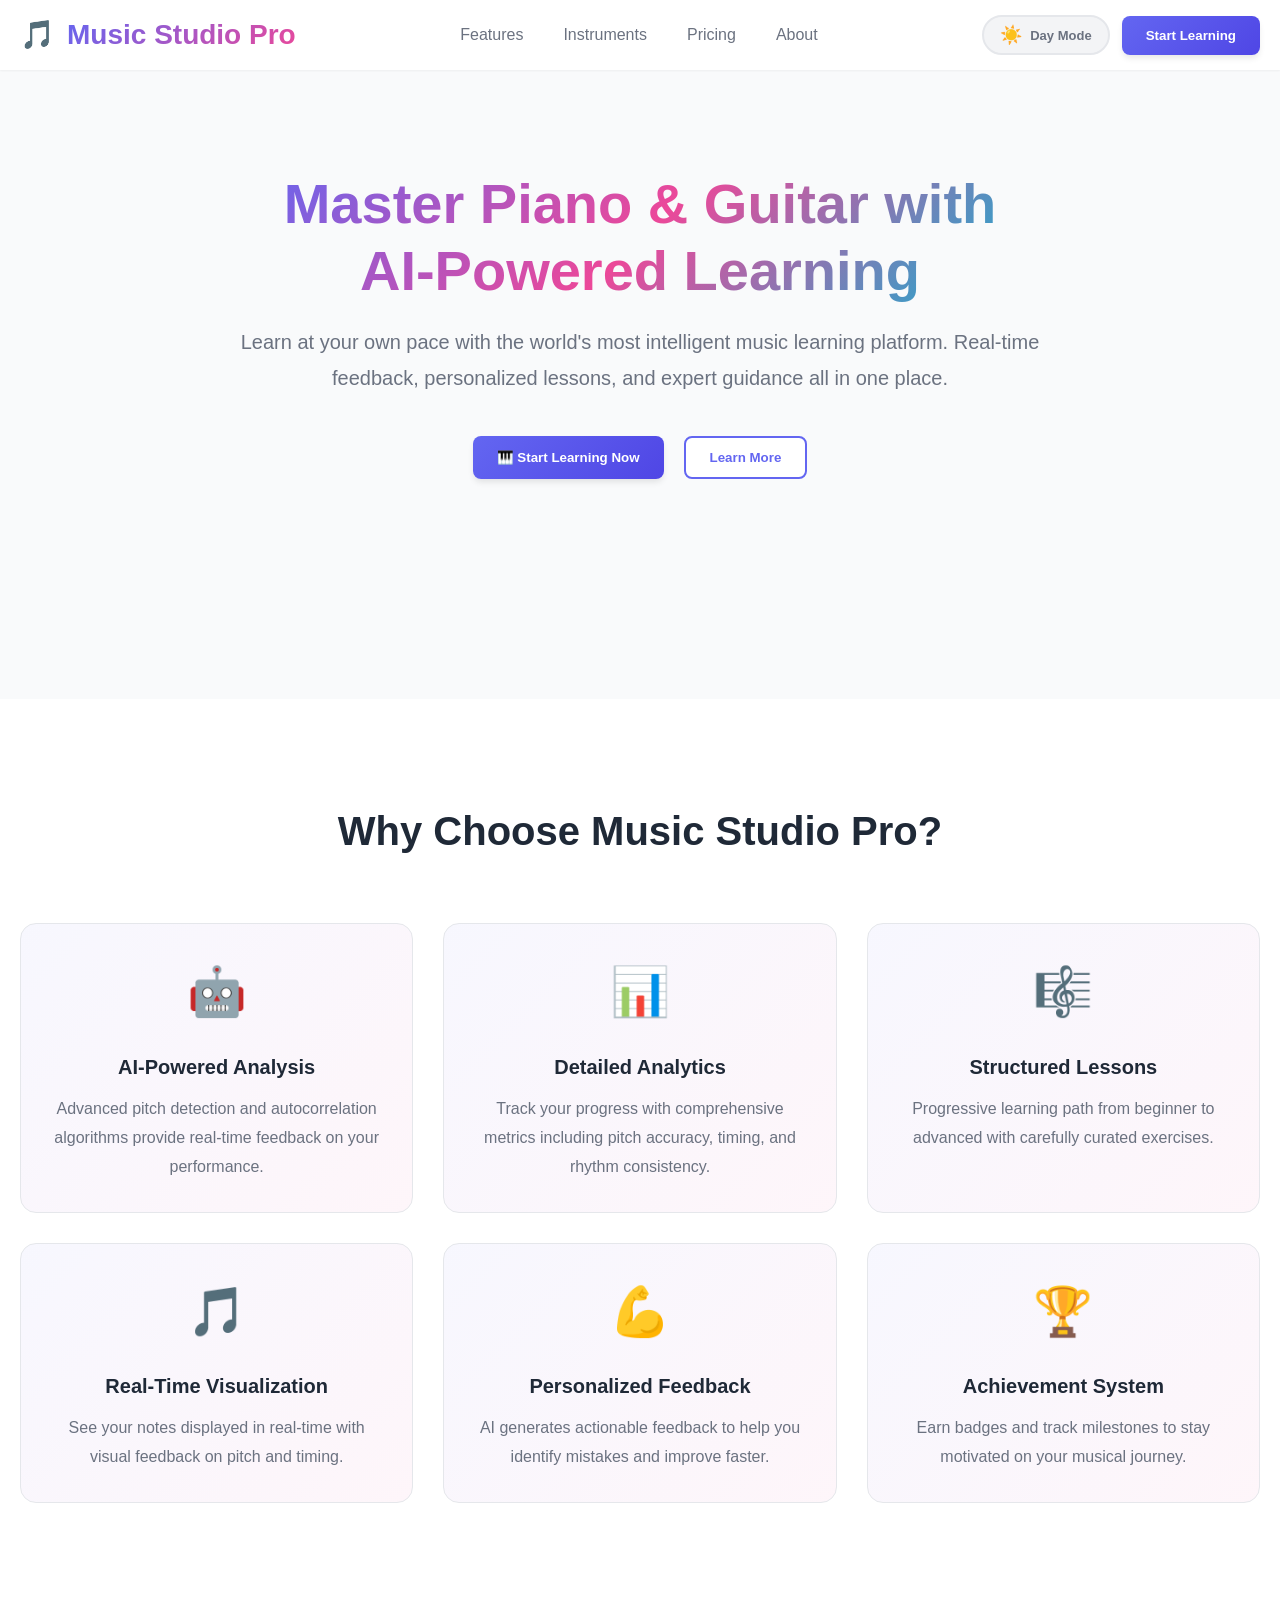
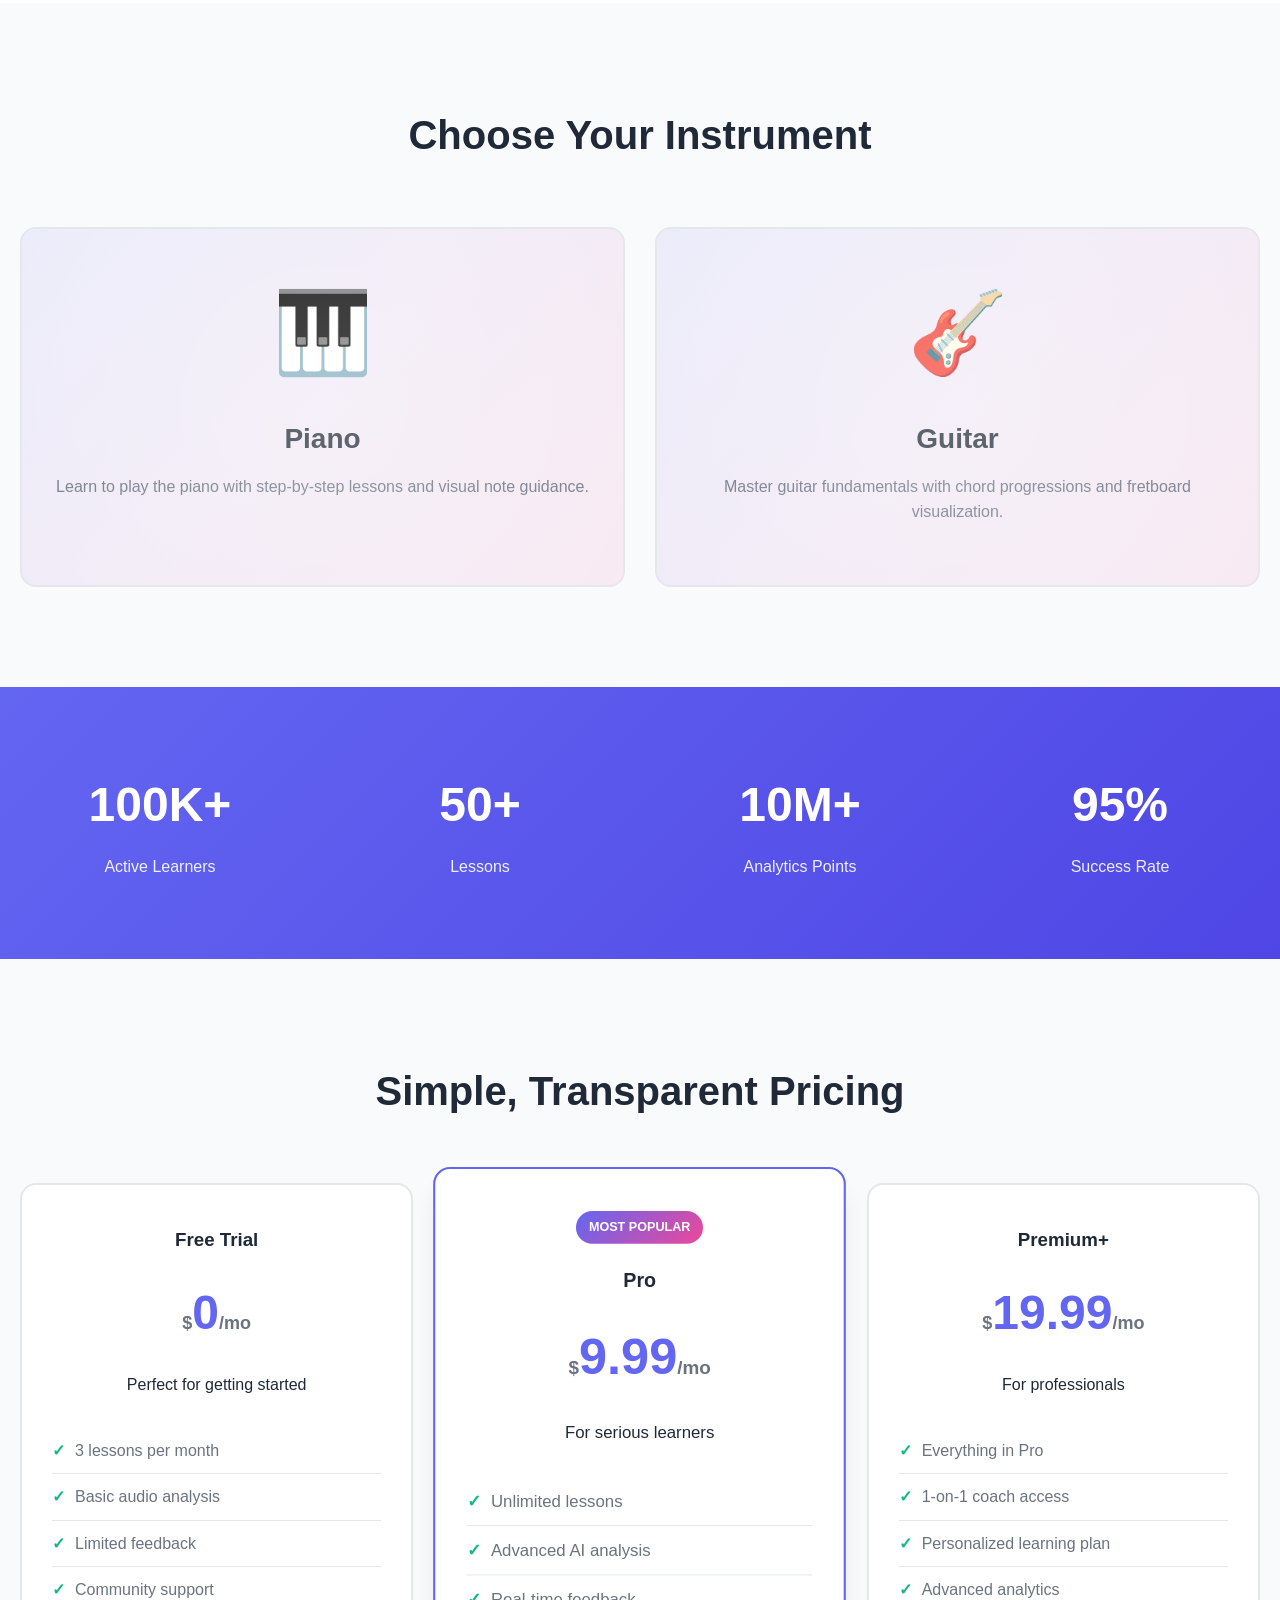
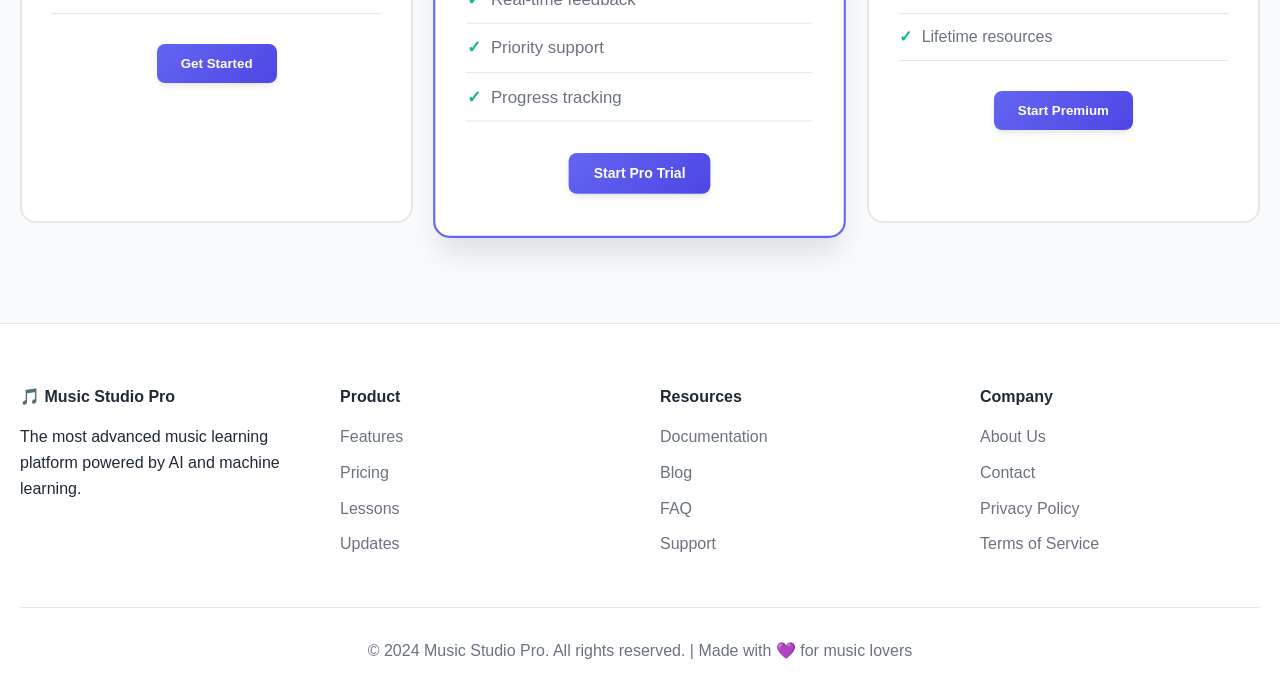
<file: index.html>
<!DOCTYPE html>
<html lang="en">
<head>
    <meta charset="UTF-8">
    <meta name="viewport" content="width=device-width, initial-scale=1.0">
    <meta name="description" content="Learn Piano & Guitar with AI-Powered Audio Analysis and Real-Time Feedback">
    <meta name="theme-color" content="#6366f1">
    <title>Music Studio Pro - Learn Piano & Guitar with AI</title>
    <link rel="icon" type="image/svg+xml" href="data:image/svg+xml,<svg xmlns='http://www.w3.org/2000/svg' viewBox='0 0 100 100'><text y='75' font-size='75'>🎵</text></svg>">
    <style>
        * {
            margin: 0;
            padding: 0;
            box-sizing: border-box;
        }

        :root {
            --primary: #6366f1;
            --primary-dark: #4f46e5;
            --secondary: #ec4899;
            --accent: #06b6d4;
            --success: #10b981;
            --warning: #f59e0b;
            --error: #ef4444;
            --text-primary: #1f2937;
            --text-secondary: #6b7280;
            --bg-light: #f9fafb;
            --bg-white: #ffffff;
            --border: #e5e7eb;
            --shadow-sm: 0 1px 2px 0 rgba(0, 0, 0, 0.05);
            --shadow-md: 0 4px 6px -1px rgba(0, 0, 0, 0.1);
            --shadow-lg: 0 10px 15px -3px rgba(0, 0, 0, 0.1);
            --shadow-xl: 0 20px 25px -5px rgba(0, 0, 0, 0.1);
            --transition: all 0.3s cubic-bezier(0.4, 0, 0.2, 1);
        }

        html {
            scroll-behavior: smooth;
        }

        body {
            font-family: -apple-system, BlinkMacSystemFont, 'Segoe UI', 'Roboto', 'Oxygen', 'Ubuntu', 'Cantarell', sans-serif;
            color: var(--text-primary);
            background: var(--bg-light);
            line-height: 1.6;
        }

        /* HEADER & NAVIGATION */
        header {
            background: var(--bg-white);
            box-shadow: var(--shadow-sm);
            position: sticky;
            top: 0;
            z-index: 100;
        }

        nav {
            max-width: 1400px;
            margin: 0 auto;
            padding: 0 20px;
            display: flex;
            justify-content: space-between;
            align-items: center;
            height: 70px;
        }

        .logo {
            font-size: 28px;
            font-weight: 800;
            display: flex;
            align-items: center;
            gap: 12px;
            color: var(--primary);
        }

        .logo-text {
            background: linear-gradient(135deg, var(--primary), var(--secondary));
            -webkit-background-clip: text;
            -webkit-text-fill-color: transparent;
            background-clip: text;
        }

        nav ul {
            display: flex;
            gap: 40px;
            list-style: none;
        }

        nav a {
            text-decoration: none;
            color: var(--text-secondary);
            font-weight: 500;
            transition: var(--transition);
            position: relative;
        }

        nav a::after {
            content: '';
            position: absolute;
            bottom: -2px;
            left: 0;
            width: 0;
            height: 2px;
            background: var(--primary);
            transition: var(--transition);
        }

        nav a:hover::after {
            width: 100%;
        }

        .btn-primary {
            background: linear-gradient(135deg, var(--primary), var(--primary-dark));
            color: white;
            padding: 12px 24px;
            border-radius: 8px;
            text-decoration: none;
            font-weight: 600;
            border: none;
            cursor: pointer;
            transition: var(--transition);
            box-shadow: var(--shadow-md);
        }

        .btn-primary:hover {
            transform: translateY(-2px);
            box-shadow: var(--shadow-lg);
        }

        .btn-primary:active {
            transform: translateY(0);
        }

        /* HERO SECTION */
        .hero {
            max-width: 1400px;
            margin: 0 auto;
            padding: 100px 20px;
            text-align: center;
        }

        .hero-content {
            max-width: 800px;
            margin: 0 auto 60px;
        }

        h1 {
            font-size: 56px;
            font-weight: 800;
            margin-bottom: 20px;
            line-height: 1.2;
            background: linear-gradient(135deg, var(--primary), var(--secondary), var(--accent));
            -webkit-background-clip: text;
            -webkit-text-fill-color: transparent;
            background-clip: text;
        }

        .hero p {
            font-size: 20px;
            color: var(--text-secondary);
            margin-bottom: 40px;
            line-height: 1.8;
        }

        .hero-buttons {
            display: flex;
            gap: 20px;
            justify-content: center;
            margin-bottom: 60px;
            flex-wrap: wrap;
        }

        .btn-secondary {
            background: var(--bg-white);
            color: var(--primary);
            padding: 12px 24px;
            border-radius: 8px;
            text-decoration: none;
            font-weight: 600;
            border: 2px solid var(--primary);
            cursor: pointer;
            transition: var(--transition);
        }

        .btn-secondary:hover {
            background: var(--primary);
            color: white;
        }

        /* FEATURES SECTION */
        .features-section {
            background: var(--bg-white);
            padding: 100px 20px;
            margin: 60px 0;
        }

        .section-title {
            font-size: 40px;
            font-weight: 800;
            text-align: center;
            margin-bottom: 60px;
            color: var(--text-primary);
        }

        .features-grid {
            max-width: 1400px;
            margin: 0 auto;
            display: grid;
            grid-template-columns: repeat(auto-fit, minmax(300px, 1fr));
            gap: 30px;
        }

        .feature-card {
            background: linear-gradient(135deg, rgba(99, 102, 241, 0.05), rgba(236, 72, 153, 0.05));
            border: 1px solid var(--border);
            border-radius: 16px;
            padding: 30px;
            text-align: center;
            transition: var(--transition);
        }

        .feature-card:hover {
            border-color: var(--primary);
            box-shadow: var(--shadow-lg);
            transform: translateY(-5px);
        }

        .feature-icon {
            font-size: 48px;
            margin-bottom: 20px;
        }

        .feature-card h3 {
            font-size: 20px;
            font-weight: 700;
            margin-bottom: 12px;
            color: var(--text-primary);
        }

        .feature-card p {
            color: var(--text-secondary);
            line-height: 1.8;
        }

        /* INSTRUMENTS SECTION */
        .instruments-section {
            max-width: 1400px;
            margin: 100px auto;
            padding: 0 20px;
        }

        .instruments-grid {
            display: grid;
            grid-template-columns: repeat(auto-fit, minmax(250px, 1fr));
            gap: 30px;
            margin-bottom: 60px;
        }

        .instrument-showcase {
            background: linear-gradient(135deg, rgba(99, 102, 241, 0.1), rgba(236, 72, 153, 0.1));
            border: 2px solid var(--border);
            border-radius: 16px;
            padding: 40px 30px;
            text-align: center;
            cursor: pointer;
            transition: var(--transition);
            position: relative;
            overflow: hidden;
        }

        .instrument-showcase::before {
            content: '';
            position: absolute;
            top: -50%;
            right: -50%;
            width: 200%;
            height: 200%;
            background: radial-gradient(circle, rgba(255, 255, 255, 0.3) 0%, transparent 70%);
            transform: rotate(0deg);
            transition: var(--transition);
        }

        .instrument-showcase:hover {
            border-color: var(--primary);
            transform: translateY(-10px);
            box-shadow: var(--shadow-xl);
        }

        .instrument-showcase:hover::before {
            transform: rotate(45deg);
        }

        .instrument-emoji {
            font-size: 80px;
            margin-bottom: 20px;
            display: block;
            transition: var(--transition);
        }

        .instrument-showcase:hover .instrument-emoji {
            transform: scale(1.2);
        }

        .instrument-showcase h3 {
            font-size: 28px;
            font-weight: 700;
            margin-bottom: 12px;
            color: var(--text-primary);
        }

        .instrument-showcase p {
            color: var(--text-secondary);
            margin-bottom: 20px;
        }

        /* STATS SECTION */
        .stats-section {
            background: linear-gradient(135deg, var(--primary), var(--primary-dark));
            color: white;
            padding: 80px 20px;
            margin: 100px 0;
        }

        .stats-container {
            max-width: 1400px;
            margin: 0 auto;
            display: grid;
            grid-template-columns: repeat(auto-fit, minmax(200px, 1fr));
            gap: 40px;
            text-align: center;
        }

        .stat {
            font-size: 48px;
            font-weight: 800;
            margin-bottom: 10px;
        }

        .stat-label {
            font-size: 16px;
            opacity: 0.9;
        }

        /* PRICING SECTION */
        .pricing-section {
            max-width: 1400px;
            margin: 100px auto;
            padding: 0 20px;
        }

        .pricing-grid {
            display: grid;
            grid-template-columns: repeat(auto-fit, minmax(280px, 1fr));
            gap: 30px;
            margin-bottom: 60px;
        }

        .pricing-card {
            background: var(--bg-white);
            border: 2px solid var(--border);
            border-radius: 16px;
            padding: 40px 30px;
            text-align: center;
            transition: var(--transition);
            position: relative;
        }

        .pricing-card.featured {
            border-color: var(--primary);
            box-shadow: var(--shadow-xl);
            transform: scale(1.05);
        }

        .pricing-card:hover {
            border-color: var(--primary);
            box-shadow: var(--shadow-lg);
        }

        .badge {
            display: inline-block;
            background: linear-gradient(135deg, var(--primary), var(--secondary));
            color: white;
            padding: 6px 12px;
            border-radius: 20px;
            font-size: 12px;
            font-weight: 700;
            margin-bottom: 20px;
        }

        .price {
            font-size: 48px;
            font-weight: 800;
            color: var(--primary);
            margin: 20px 0;
        }

        .price small {
            font-size: 18px;
            color: var(--text-secondary);
        }

        .features-list {
            list-style: none;
            text-align: left;
            margin: 30px 0;
        }

        .features-list li {
            padding: 10px 0;
            border-bottom: 1px solid var(--border);
            color: var(--text-secondary);
        }

        .features-list li::before {
            content: '✓';
            color: var(--success);
            font-weight: 700;
            margin-right: 10px;
        }

        /* FOOTER */
        footer {
            background: var(--bg-white);
            border-top: 1px solid var(--border);
            padding: 60px 20px 20px;
            margin-top: 100px;
        }

        .footer-content {
            max-width: 1400px;
            margin: 0 auto;
            display: grid;
            grid-template-columns: repeat(auto-fit, minmax(250px, 1fr));
            gap: 40px;
            margin-bottom: 40px;
        }

        .footer-section h4 {
            font-weight: 700;
            margin-bottom: 15px;
            color: var(--text-primary);
        }

        .footer-section ul {
            list-style: none;
        }

        .footer-section a {
            color: var(--text-secondary);
            text-decoration: none;
            transition: var(--transition);
            display: block;
            margin-bottom: 10px;
        }

        .footer-section a:hover {
            color: var(--primary);
        }

        .footer-bottom {
            border-top: 1px solid var(--border);
            padding-top: 30px;
            text-align: center;
            color: var(--text-secondary);
        }

        /* RESPONSIVE */
        @media (max-width: 768px) {
            h1 {
                font-size: 36px;
            }

            .hero-buttons {
                flex-direction: column;
                align-items: center;
            }

            nav ul {
                display: none;
            }

            nav {
                height: 60px;
            }

            .pricing-card.featured {
                transform: scale(1);
            }
        }

        /* ANIMATIONS */
        @keyframes fadeIn {
            from {
                opacity: 0;
                transform: translateY(20px);
            }
            to {
                opacity: 1;
                transform: translateY(0);
            }
        }

        @keyframes shake {
            0%, 100% { transform: translateX(0); }
            25%       { transform: translateX(-5px); }
            75%       { transform: translateX(5px); }
        }

        .fade-in {
            animation: fadeIn 0.6s ease-out;
        }

        /* ── DARK MODE TOGGLE BUTTON ── */
        .theme-toggle {
            display: flex;
            align-items: center;
            gap: 8px;
            background: #f3f4f6;
            border: 2px solid var(--border);
            border-radius: 50px;
            padding: 7px 16px;
            cursor: pointer;
            font-size: 13px;
            font-weight: 600;
            color: var(--text-secondary);
            transition: var(--transition);
            white-space: nowrap;
            overflow: hidden;
            position: relative;
        }

        .theme-toggle:hover {
            border-color: var(--primary);
            color: var(--primary);
            background: #ede9fe;
        }

        /* The sky window that clips the rising/setting icons */
        .theme-toggle-sky {
            position: relative;
            width: 22px;
            height: 22px;
            overflow: hidden;
            flex-shrink: 0;
        }

        .theme-toggle-sky .icon {
            position: absolute;
            left: 0;
            font-size: 18px;
            line-height: 22px;
            width: 22px;
            text-align: center;
            transition: transform 0.55s cubic-bezier(0.4, 0, 0.2, 1),
                        opacity 0.55s cubic-bezier(0.4, 0, 0.2, 1);
        }

        /* Sun starts visible (bottom = "horizon position" = 0) */
        .theme-toggle-sky .sun  { transform: translateY(0);    opacity: 1; }
        .theme-toggle-sky .moon { transform: translateY(100%); opacity: 0; }

        /* When dark mode is active: sun sets, moon rises */
        body.dark-mode .theme-toggle-sky .sun  { transform: translateY(100%); opacity: 0; }
        body.dark-mode .theme-toggle-sky .moon { transform: translateY(0);    opacity: 1; }

        /* nav wrapper for right-side controls */
        .nav-actions {
            display: flex;
            align-items: center;
            gap: 12px;
        }

        /* ── DARK MODE THEME ── */
        body.dark-mode {
            --text-primary: #f3f4f6;
            --text-secondary: #9ca3af;
            --bg-light: #111827;
            --bg-white: #1f2937;
            --border: #374151;
            --shadow-sm: 0 1px 2px 0 rgba(0,0,0,0.4);
            --shadow-md: 0 4px 6px -1px rgba(0,0,0,0.5);
            --shadow-lg: 0 10px 15px -3px rgba(0,0,0,0.5);
            --shadow-xl: 0 20px 25px -5px rgba(0,0,0,0.5);
            color: var(--text-primary);
            background: var(--bg-light);
        }

        body.dark-mode header {
            background: var(--bg-white);
            border-bottom: 1px solid var(--border);
        }

        body.dark-mode .logo-text {
            background: linear-gradient(135deg, #818cf8, #ec4899);
            -webkit-background-clip: text;
            background-clip: text;
        }

        body.dark-mode nav a { color: var(--text-secondary); }
        body.dark-mode nav a:hover { color: #a5b4fc; }

        body.dark-mode .theme-toggle {
            background: #374151;
            border-color: #4b5563;
            color: #d1d5db;
        }
        body.dark-mode .theme-toggle:hover {
            border-color: #818cf8;
            color: #a5b4fc;
            background: #312e81;
        }

        body.dark-mode .hero-badge,
        body.dark-mode .badge { background: #312e81; color: #a5b4fc; }

        body.dark-mode .feature-card,
        body.dark-mode .instrument-card,
        body.dark-mode .pricing-card,
        body.dark-mode .stat-item {
            background: var(--bg-white);
            border-color: var(--border);
        }

        body.dark-mode .pricing-card.featured {
            background: linear-gradient(135deg, #312e81, #1e1b4b);
            border-color: #6366f1;
        }

        body.dark-mode .feature-icon { background: #1f2937; }

        body.dark-mode footer {
            background: #0f172a;
            border-top: 1px solid var(--border);
        }

        body.dark-mode .footer-bottom {
            border-top-color: #1e293b;
            color: var(--text-secondary);
        }

        body.dark-mode p,
        body.dark-mode li { color: var(--text-secondary); }

        body.dark-mode h1,
        body.dark-mode h2,
        body.dark-mode h3,
        body.dark-mode h4 { color: var(--text-primary); }

        body.dark-mode .hero p { color: #9ca3af; }

        body.dark-mode .stats-section { background: #0f172a; }

        body.dark-mode .cta-section {
            background: linear-gradient(135deg, #312e81 0%, #1e1b4b 50%, #164e63 100%);
        }

        /* ── SUBSCRIPTION MODAL ── */
        .sub-modal-overlay {
            display: none;
            position: fixed;
            inset: 0;
            background: rgba(0,0,0,0.55);
            z-index: 1000;
            align-items: center;
            justify-content: center;
            padding: 20px;
            backdrop-filter: blur(4px);
        }
        .sub-modal-overlay.open {
            display: flex;
        }
        .sub-modal {
            background: var(--bg-white);
            border-radius: 20px;
            max-width: 820px;
            width: 100%;
            max-height: 90vh;
            overflow-y: auto;
            box-shadow: 0 25px 60px rgba(0,0,0,0.3);
            animation: modalSlideIn 0.3s cubic-bezier(0.34,1.56,0.64,1);
            display: flex;
            flex-direction: column;
        }
        @keyframes modalSlideIn {
            from { opacity: 0; transform: translateY(30px) scale(0.97); }
            to   { opacity: 1; transform: translateY(0)  scale(1); }
        }
        .sub-modal-header {
            background: linear-gradient(135deg, var(--primary), var(--secondary));
            padding: 32px 36px 28px;
            border-radius: 20px 20px 0 0;
            color: #fff;
            position: relative;
        }
        .sub-modal-header h2 {
            font-size: 26px;
            font-weight: 800;
            color: #fff;
        }
        .sub-modal-header p {
            opacity: 0.88;
            margin-top: 6px;
            color: #fff;
        }
        .sub-modal-price-tag {
            font-size: 40px;
            font-weight: 800;
            color: #fff;
            margin-top: 10px;
        }
        .sub-modal-price-tag span {
            font-size: 16px;
            font-weight: 400;
            opacity: 0.8;
        }
        .sub-modal-close {
            position: absolute;
            top: 18px;
            right: 22px;
            background: rgba(255,255,255,0.2);
            border: none;
            color: #fff;
            width: 34px;
            height: 34px;
            border-radius: 50%;
            font-size: 18px;
            cursor: pointer;
            display: flex;
            align-items: center;
            justify-content: center;
            transition: var(--transition);
        }
        .sub-modal-close:hover { background: rgba(255,255,255,0.35); }
        .sub-modal-body {
            display: grid;
            grid-template-columns: 1fr 1.4fr;
            gap: 0;
        }
        @media (max-width: 600px) {
            .sub-modal-body { grid-template-columns: 1fr; }
        }
        .sub-modal-benefits {
            padding: 28px 26px;
            border-right: 1px solid var(--border);
        }
        .sub-modal-benefits h4 {
            font-size: 14px;
            text-transform: uppercase;
            letter-spacing: 0.08em;
            color: var(--text-secondary);
            margin-bottom: 18px;
        }
        .sub-modal-benefits ul {
            list-style: none;
        }
        .sub-modal-benefits ul li {
            padding: 9px 0;
            border-bottom: 1px solid var(--border);
            font-size: 14px;
            display: flex;
            align-items: flex-start;
            gap: 8px;
            color: var(--text-primary);
        }
        .sub-modal-benefits ul li .check {
            color: var(--success);
            font-weight: 700;
            flex-shrink: 0;
            margin-top: 1px;
        }
        .sub-modal-form-area {
            padding: 28px 30px;
        }
        .sub-modal-form-area h4 {
            font-size: 15px;
            font-weight: 700;
            margin-bottom: 20px;
            color: var(--text-primary);
        }
        .form-row {
            display: grid;
            grid-template-columns: 1fr 1fr;
            gap: 14px;
        }
        .form-group {
            margin-bottom: 16px;
        }
        .form-group.full { grid-column: 1 / -1; }
        .form-group label {
            display: block;
            font-size: 12px;
            font-weight: 600;
            text-transform: uppercase;
            letter-spacing: 0.06em;
            color: var(--text-secondary);
            margin-bottom: 6px;
        }
        .form-group input, .form-group select {
            width: 100%;
            padding: 10px 14px;
            border: 1.5px solid var(--border);
            border-radius: 10px;
            font-size: 14px;
            color: var(--text-primary);
            background: var(--bg-light);
            transition: var(--transition);
            outline: none;
        }
        .form-group input:focus, .form-group select:focus {
            border-color: var(--primary);
            box-shadow: 0 0 0 3px rgba(99,102,241,0.15);
        }
        .card-icons {
            display: flex;
            gap: 8px;
            margin-bottom: 16px;
        }
        .card-icon {
            padding: 4px 10px;
            border: 1.5px solid var(--border);
            border-radius: 6px;
            font-size: 11px;
            font-weight: 700;
            color: var(--text-secondary);
        }
        .card-icon.active {
            border-color: var(--primary);
            color: var(--primary);
            background: rgba(99,102,241,0.07);
        }
        .btn-pay {
            width: 100%;
            padding: 14px;
            background: linear-gradient(135deg, var(--primary), var(--secondary));
            color: #fff;
            border: none;
            border-radius: 12px;
            font-size: 16px;
            font-weight: 700;
            cursor: pointer;
            transition: var(--transition);
            margin-top: 4px;
            letter-spacing: 0.02em;
        }
        .btn-pay:hover {
            opacity: 0.9;
            transform: translateY(-1px);
            box-shadow: var(--shadow-lg);
        }
        .btn-pay:active { transform: translateY(0); }
        .pay-secure-note {
            text-align: center;
            font-size: 12px;
            color: var(--text-secondary);
            margin-top: 10px;
        }
        .pay-success {
            display: none;
            flex-direction: column;
            align-items: center;
            justify-content: center;
            padding: 50px 30px;
            text-align: center;
        }
        .pay-success.show { display: flex; }
        .pay-success-icon {
            width: 70px;
            height: 70px;
            background: linear-gradient(135deg, var(--success), #34d399);
            border-radius: 50%;
            display: flex;
            align-items: center;
            justify-content: center;
            font-size: 36px;
            margin-bottom: 20px;
        }
        .pay-success h3 { font-size: 24px; margin-bottom: 10px; color: var(--text-primary); }
        .pay-success p  { color: var(--text-secondary); max-width: 320px; }
        /* dark mode modal */
        body.dark-mode .sub-modal { background: #1e293b; }
        body.dark-mode .sub-modal-benefits { border-right-color: #334155; }
        body.dark-mode .sub-modal-benefits ul li { border-bottom-color: #334155; color: #e2e8f0; }
        body.dark-mode .form-group input,
        body.dark-mode .form-group select {
            background: #0f172a;
            border-color: #334155;
            color: #e2e8f0;
        }
        body.dark-mode .card-icon { border-color: #334155; color: #94a3b8; }
        body.dark-mode .card-icon.active { border-color: #818cf8; color: #a5b4fc; background: #1e1b4b; }
    </style>
    <script src="darkmode.js"></script>
</head>
<body>
    <!-- HEADER -->
    <header>
        <nav>
            <div class="logo">
                <span>🎵</span>
                <span class="logo-text">Music Studio Pro</span>
            </div>
            <ul>
                <li><a href="#features">Features</a></li>
                <li><a href="#instruments">Instruments</a></li>
                <li><a href="#pricing">Pricing</a></li>
                <li><a href="#footer">About</a></li>
            </ul>
            <div class="nav-actions">
                <button class="theme-toggle" id="themeToggle" onclick="toggleTheme()" title="Toggle day/night mode" aria-label="Toggle dark mode">
                    <div class="theme-toggle-sky" aria-hidden="true">
                        <span class="icon sun">☀️</span>
                        <span class="icon moon">🌙</span>
                    </div>
                    <span class="theme-toggle-label" id="themeLabel">Day Mode</span>
                </button>
                <button class="btn-primary" onclick="window.location.href='app.html'">Start Learning</button>
            </div>
        </nav>
    </header>

    <!-- HERO SECTION -->
    <section class="hero fade-in">
        <div class="hero-content">
            <h1>Master Piano & Guitar with AI-Powered Learning</h1>
            <p>
                Learn at your own pace with the world's most intelligent music learning platform. 
                Real-time feedback, personalized lessons, and expert guidance all in one place.
            </p>
            <div class="hero-buttons">
                <button class="btn-primary" onclick="window.location.href='app.html'">
                    🎹 Start Learning Now
                </button>
                <button class="btn-secondary" onclick="document.getElementById('features').scrollIntoView()">
                    Learn More
                </button>
            </div>
        </div>
    </section>

    <!-- FEATURES SECTION -->
    <section class="features-section" id="features">
        <h2 class="section-title">Why Choose Music Studio Pro?</h2>
        <div class="features-grid">
            <div class="feature-card fade-in">
                <div class="feature-icon">🤖</div>
                <h3>AI-Powered Analysis</h3>
                <p>Advanced pitch detection and autocorrelation algorithms provide real-time feedback on your performance.</p>
            </div>
            <div class="feature-card fade-in">
                <div class="feature-icon">📊</div>
                <h3>Detailed Analytics</h3>
                <p>Track your progress with comprehensive metrics including pitch accuracy, timing, and rhythm consistency.</p>
            </div>
            <div class="feature-card fade-in">
                <div class="feature-icon">🎼</div>
                <h3>Structured Lessons</h3>
                <p>Progressive learning path from beginner to advanced with carefully curated exercises.</p>
            </div>
            <div class="feature-card fade-in">
                <div class="feature-icon">🎵</div>
                <h3>Real-Time Visualization</h3>
                <p>See your notes displayed in real-time with visual feedback on pitch and timing.</p>
            </div>
            <div class="feature-card fade-in">
                <div class="feature-icon">💪</div>
                <h3>Personalized Feedback</h3>
                <p>AI generates actionable feedback to help you identify mistakes and improve faster.</p>
            </div>
            <div class="feature-card fade-in">
                <div class="feature-icon">🏆</div>
                <h3>Achievement System</h3>
                <p>Earn badges and track milestones to stay motivated on your musical journey.</p>
            </div>
        </div>
    </section>

    <!-- INSTRUMENTS SECTION -->
    <section class="instruments-section" id="instruments">
        <h2 class="section-title">Choose Your Instrument</h2>
        <div class="instruments-grid">
            <div class="instrument-showcase" onclick="window.location.href='app.html?instrument=piano'">
                <span class="instrument-emoji">🎹</span>
                <h3>Piano</h3>
                <p>Learn to play the piano with step-by-step lessons and visual note guidance.</p>
            </div>
            <div class="instrument-showcase" onclick="window.location.href='app.html?instrument=guitar'">
                <span class="instrument-emoji">🎸</span>
                <h3>Guitar</h3>
                <p>Master guitar fundamentals with chord progressions and fretboard visualization.</p>
            </div>
        </div>
    </section>

    <!-- STATS SECTION -->
    <section class="stats-section">
        <div class="stats-container">
            <div>
                <div class="stat">100K+</div>
                <div class="stat-label">Active Learners</div>
            </div>
            <div>
                <div class="stat">50+</div>
                <div class="stat-label">Lessons</div>
            </div>
            <div>
                <div class="stat">10M+</div>
                <div class="stat-label">Analytics Points</div>
            </div>
            <div>
                <div class="stat">95%</div>
                <div class="stat-label">Success Rate</div>
            </div>
        </div>
    </section>

    <!-- PRICING SECTION -->
    <section class="pricing-section" id="pricing">
        <h2 class="section-title">Simple, Transparent Pricing</h2>
        <div class="pricing-grid">
            <div class="pricing-card">
                <h3>Free Trial</h3>
                <div class="price"><small>$</small>0<small>/mo</small></div>
                <p>Perfect for getting started</p>
                <ul class="features-list">
                    <li>3 lessons per month</li>
                    <li>Basic audio analysis</li>
                    <li>Limited feedback</li>
                    <li>Community support</li>
                </ul>
                <button class="btn-primary" onclick="window.location.href='app.html'">Get Started</button>
            </div>

            <div class="pricing-card featured">
                <div class="badge">MOST POPULAR</div>
                <h3>Pro</h3>
                <div class="price"><small>$</small>9.99<small>/mo</small></div>
                <p>For serious learners</p>
                <ul class="features-list">
                    <li>Unlimited lessons</li>
                    <li>Advanced AI analysis</li>
                    <li>Real-time feedback</li>
                    <li>Priority support</li>
                    <li>Progress tracking</li>
                </ul>
                <button class="btn-primary" onclick="openSubscriptionModal('Pro', 9.99)">Start Pro Trial</button>
            </div>

            <div class="pricing-card">
                <h3>Premium+</h3>
                <div class="price"><small>$</small>19.99<small>/mo</small></div>
                <p>For professionals</p>
                <ul class="features-list">
                    <li>Everything in Pro</li>
                    <li>1-on-1 coach access</li>
                    <li>Personalized learning plan</li>
                    <li>Advanced analytics</li>
                    <li>Lifetime resources</li>
                </ul>
                <button class="btn-primary" onclick="openSubscriptionModal('Premium+', 19.99)">Start Premium</button>
            </div>
        </div>
    </section>

    <!-- SUBSCRIPTION MODAL -->
    <div class="sub-modal-overlay" id="subModalOverlay" onclick="closeModalOnBackdrop(event)">
        <div class="sub-modal" id="subModal" role="dialog" aria-modal="true" aria-labelledby="subModalTitle">
            <!-- Header -->
            <div class="sub-modal-header">
                <button class="sub-modal-close" onclick="closeSubscriptionModal()" aria-label="Close">&#x2715;</button>
                <h2 id="subModalTitle">Subscribe to <span id="modalPlanName"></span></h2>
                <p id="modalPlanTagline"></p>
                <div class="sub-modal-price-tag" id="modalPrice"></div>
            </div>

            <!-- Content: benefits + payment -->
            <div class="sub-modal-body" id="subModalContent">
                <!-- Benefits column -->
                <div class="sub-modal-benefits">
                    <h4>What you get</h4>
                    <ul id="modalBenefitsList"></ul>
                </div>

                <!-- Payment column -->
                <div class="sub-modal-form-area">
                    <h4>Payment Details</h4>
                    <div class="card-icons">
                        <div class="card-icon active">VISA</div>
                        <div class="card-icon active">MC</div>
                        <div class="card-icon active">AMEX</div>
                        <div class="card-icon">PayPal</div>
                    </div>
                    <form id="paymentForm" onsubmit="handlePayment(event)" novalidate>
                        <div class="form-group">
                            <label for="payEmail">Email Address</label>
                            <input type="email" id="payEmail" placeholder="you@example.com" required autocomplete="email">
                        </div>
                        <div class="form-group">
                            <label for="payName">Cardholder Name</label>
                            <input type="text" id="payName" placeholder="Jane Smith" required autocomplete="cc-name">
                        </div>
                        <div class="form-group">
                            <label for="payCard">Card Number</label>
                            <input type="text" id="payCard" placeholder="1234 5678 9012 3456" maxlength="19" required autocomplete="cc-number" inputmode="numeric">
                        </div>
                        <div class="form-row">
                            <div class="form-group">
                                <label for="payExpiry">Expiry Date</label>
                                <input type="text" id="payExpiry" placeholder="MM / YY" maxlength="7" required autocomplete="cc-exp" inputmode="numeric">
                            </div>
                            <div class="form-group">
                                <label for="payCVV">CVV</label>
                                <input type="text" id="payCVV" placeholder="123" maxlength="4" required autocomplete="cc-csc" inputmode="numeric">
                            </div>
                        </div>
                        <button type="submit" class="btn-pay" id="payBtn">Pay <span id="payBtnAmount"></span></button>
                        <p class="pay-secure-note">🔒 Secured with 256-bit SSL encryption</p>
                    </form>
                </div>
            </div>

            <!-- Success state -->
            <div class="pay-success" id="paySuccess">
                <div class="pay-success-icon">✓</div>
                <h3>You're all set!</h3>
                <p id="paySuccessMsg"></p>
                <button class="btn-primary" style="margin-top:28px;" onclick="redirectToApp()">Start Learning</button>
            </div>
        </div>
    </div>

    <!-- FOOTER -->
    <footer id="footer">
        <div class="footer-content">
            <div class="footer-section">
                <h4>🎵 Music Studio Pro</h4>
                <p>The most advanced music learning platform powered by AI and machine learning.</p>
            </div>
            <div class="footer-section">
                <h4>Product</h4>
                <ul>
                    <li><a href="#features">Features</a></li>
                    <li><a href="#pricing">Pricing</a></li>
                    <li><a href="#">Lessons</a></li>
                    <li><a href="#">Updates</a></li>
                </ul>
            </div>
            <div class="footer-section">
                <h4>Resources</h4>
                <ul>
                    <li><a href="#">Documentation</a></li>
                    <li><a href="#">Blog</a></li>
                    <li><a href="#">FAQ</a></li>
                    <li><a href="#">Support</a></li>
                </ul>
            </div>
            <div class="footer-section">
                <h4>Company</h4>
                <ul>
                    <li><a href="#">About Us</a></li>
                    <li><a href="#">Contact</a></li>
                    <li><a href="#">Privacy Policy</a></li>
                    <li><a href="#">Terms of Service</a></li>
                </ul>
            </div>
        </div>
        <div class="footer-bottom">
            <p>&copy; 2024 Music Studio Pro. All rights reserved. | Made with 💜 for music lovers</p>
        </div>
    </footer>
    <!-- darkmode.js (loaded in <head>) handles all dark mode logic -->

    <script>
        const planData = {
            'Pro': {
                price: 9.99,
                tagline: 'For serious learners',
                benefits: [
                    'Unlimited lessons every month',
                    'Advanced AI audio analysis',
                    'Real-time note & rhythm feedback',
                    'Priority email support',
                    'Progress tracking dashboard',
                    'Access to all instruments'
                ]
            },
            'Premium+': {
                price: 19.99,
                tagline: 'For professionals',
                benefits: [
                    'Everything included in Pro',
                    '1-on-1 live coach sessions',
                    'Personalized learning roadmap',
                    'Advanced performance analytics',
                    'Lifetime resource library access',
                    'Early access to new features',
                    'Dedicated account manager'
                ]
            }
        };

        function openSubscriptionModal(planName, price) {
            const plan = planData[planName];
            if (!plan) return;

            document.getElementById('modalPlanName').textContent = planName;
            document.getElementById('modalPlanTagline').textContent = plan.tagline;
            document.getElementById('modalPrice').innerHTML =
                '<small>$</small>' + plan.price.toFixed(2) + '<span> / month</span>';

            const list = document.getElementById('modalBenefitsList');
            list.innerHTML = plan.benefits
                .map(b => `<li><span class="check">&#10003;</span>${b}</li>`)
                .join('');

            // Reset form
            document.getElementById('paymentForm').reset();
            document.getElementById('paymentForm').style.display = '';
            document.getElementById('subModalContent').style.display = '';
            document.getElementById('paySuccess').classList.remove('show');
            const payBtn = document.getElementById('payBtn');
            payBtn.innerHTML = 'Pay <span id="payBtnAmount">$' + plan.price.toFixed(2) + '</span>';
            payBtn.disabled = false;

            document.getElementById('subModalOverlay').classList.add('open');
            document.body.style.overflow = 'hidden';
        }

        function closeSubscriptionModal() {
            document.getElementById('subModalOverlay').classList.remove('open');
            document.body.style.overflow = '';
        }

        function closeModalOnBackdrop(e) {
            if (e.target === document.getElementById('subModalOverlay')) {
                closeSubscriptionModal();
            }
        }

        // Card number formatting: groups of 4
        document.addEventListener('DOMContentLoaded', function () {
            const cardInput = document.getElementById('payCard');
            cardInput.addEventListener('input', function () {
                let v = this.value.replace(/\D/g, '').substring(0, 16);
                this.value = v.replace(/(\d{4})(?=\d)/g, '$1 ');
            });

            const expiryInput = document.getElementById('payExpiry');
            expiryInput.addEventListener('input', function () {
                let v = this.value.replace(/\D/g, '').substring(0, 4);
                if (v.length >= 3) v = v.substring(0, 2) + ' / ' + v.substring(2);
                this.value = v;
            });

            const cvvInput = document.getElementById('payCVV');
            cvvInput.addEventListener('input', function () {
                this.value = this.value.replace(/\D/g, '').substring(0, 4);
            });
        });

        // Keyboard: Escape closes modal
        document.addEventListener('keydown', function (e) {
            if (e.key === 'Escape') closeSubscriptionModal();
        });

        function handlePayment(e) {
            e.preventDefault();

            const email  = document.getElementById('payEmail').value.trim();
            const name   = document.getElementById('payName').value.trim();
            const card   = document.getElementById('payCard').value.replace(/\s/g, '');
            const expiry = document.getElementById('payExpiry').value.trim();
            const cvv    = document.getElementById('payCVV').value.trim();

            // Basic validation
            if (!email || !/^[^@\s]+@[^@\s]+\.[^@\s]+$/.test(email)) {
                showInputError('payEmail', 'Please enter a valid email address.');
                return;
            }
            if (!name) { showInputError('payName', 'Please enter the cardholder name.'); return; }
            if (!/^\d{13,16}$/.test(card)) { showInputError('payCard', 'Please enter a valid card number.'); return; }
            if (!/^(0[1-9]|1[0-2])\s*\/\s*\d{2}$/.test(expiry)) { showInputError('payExpiry', 'Please enter a valid expiry (MM / YY).'); return; }
            if (!/^\d{3,4}$/.test(cvv)) { showInputError('payCVV', 'Please enter a valid CVV.'); return; }

            const btn = document.getElementById('payBtn');
            btn.textContent = 'Processing...';
            btn.disabled = true;

            // Simulate payment processing
            setTimeout(function () {
                const plan = document.getElementById('modalPlanName').textContent;
                document.getElementById('subModalContent').style.display = 'none';
                document.getElementById('paySuccessMsg').textContent =
                    'Your ' + plan + ' subscription is now active. Check ' + email + ' for your receipt.';
                document.getElementById('paySuccess').classList.add('show');
            }, 1800);
        }

        function showInputError(id, msg) {
            const el = document.getElementById(id);
            el.style.borderColor = 'var(--error)';
            el.focus();
            // Remove red border after user types again
            el.addEventListener('input', function onInput() {
                el.style.borderColor = '';
                el.removeEventListener('input', onInput);
            });
            // Brief tooltip-like shake
            el.style.animation = 'none';
            void el.offsetWidth;
            el.style.animation = 'shake 0.3s ease';
        }

        function redirectToApp() {
            closeSubscriptionModal();
            window.location.href = 'app.html';
        }
    </script>
</body>
</html>
</file>
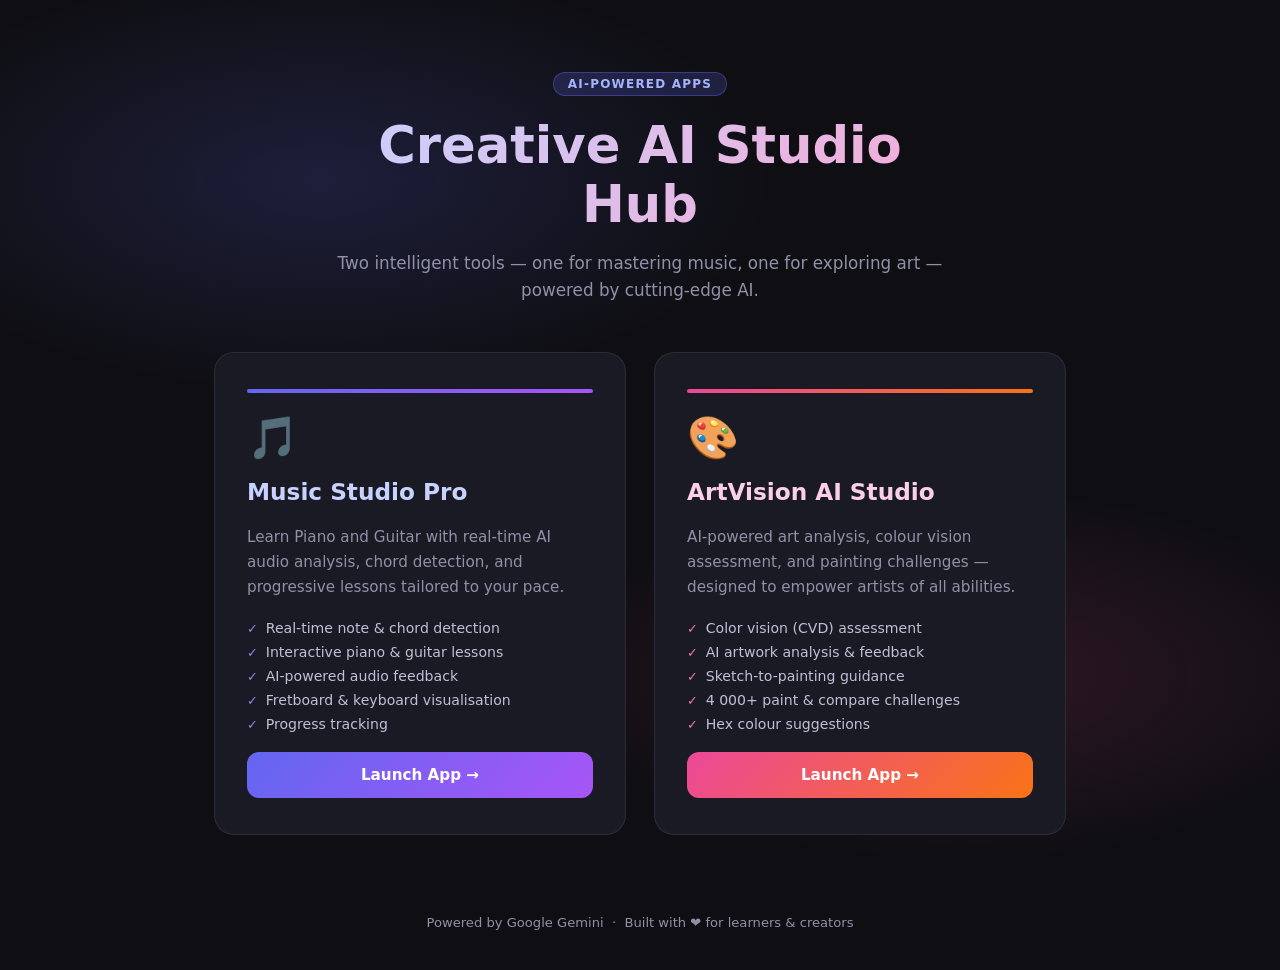
<file: hub/index.html>
<!DOCTYPE html>
<html lang="en">
<head>
  <meta charset="UTF-8" />
  <meta name="viewport" content="width=device-width, initial-scale=1.0" />
  <title>Creative AI Studio Hub</title>
  <style>
    *, *::before, *::after { box-sizing: border-box; margin: 0; padding: 0; }

    :root {
      --bg: #0f0f13;
      --surface: #1a1a24;
      --border: rgba(255,255,255,0.08);
      --text: #f0f0f5;
      --muted: #9090a8;
      --music-from: #6366f1;
      --music-to: #a855f7;
      --art-from: #ec4899;
      --art-to: #f97316;
    }

    body {
      background: var(--bg);
      color: var(--text);
      font-family: 'Segoe UI', system-ui, sans-serif;
      min-height: 100vh;
      display: flex;
      flex-direction: column;
      align-items: center;
    }

    /* ── Background glow ── */
    body::before {
      content: '';
      position: fixed;
      inset: 0;
      background:
        radial-gradient(ellipse 60% 40% at 25% 20%, rgba(99,102,241,.18) 0%, transparent 60%),
        radial-gradient(ellipse 55% 35% at 75% 75%, rgba(236,72,153,.15) 0%, transparent 60%);
      pointer-events: none;
      z-index: 0;
    }

    /* ── Header ── */
    header {
      position: relative;
      z-index: 1;
      text-align: center;
      padding: 72px 24px 48px;
      max-width: 700px;
    }

    .badge {
      display: inline-block;
      background: rgba(99,102,241,.2);
      border: 1px solid rgba(99,102,241,.4);
      color: #a5b4fc;
      font-size: 0.75rem;
      font-weight: 600;
      letter-spacing: .1em;
      text-transform: uppercase;
      padding: 4px 14px;
      border-radius: 99px;
      margin-bottom: 20px;
    }

    h1 {
      font-size: clamp(2rem, 5vw, 3.2rem);
      font-weight: 800;
      line-height: 1.15;
      background: linear-gradient(135deg, #c7d2fe 0%, #f9a8d4 100%);
      -webkit-background-clip: text;
      -webkit-text-fill-color: transparent;
      background-clip: text;
      margin-bottom: 16px;
    }

    .subtitle {
      color: var(--muted);
      font-size: 1.05rem;
      line-height: 1.6;
    }

    /* ── Cards grid ── */
    main {
      position: relative;
      z-index: 1;
      display: grid;
      grid-template-columns: repeat(auto-fit, minmax(300px, 1fr));
      gap: 28px;
      padding: 0 24px 80px;
      width: 100%;
      max-width: 900px;
    }

    .card {
      background: var(--surface);
      border: 1px solid var(--border);
      border-radius: 20px;
      padding: 36px 32px;
      display: flex;
      flex-direction: column;
      gap: 20px;
      transition: transform .25s ease, box-shadow .25s ease;
    }

    .card:hover {
      transform: translateY(-6px);
      box-shadow: 0 24px 60px rgba(0,0,0,.4);
    }

    /* accent top bar */
    .card::before {
      content: '';
      display: block;
      height: 4px;
      border-radius: 4px;
      margin-bottom: 4px;
    }

    .card.music::before { background: linear-gradient(90deg, var(--music-from), var(--music-to)); }
    .card.art::before   { background: linear-gradient(90deg, var(--art-from), var(--art-to)); }

    .card-icon {
      font-size: 2.6rem;
      line-height: 1;
    }

    .card-title {
      font-size: 1.45rem;
      font-weight: 700;
    }

    .card.music .card-title { color: #c7d2fe; }
    .card.art   .card-title { color: #fbcfe8; }

    .card-desc {
      color: var(--muted);
      font-size: 0.95rem;
      line-height: 1.65;
      flex: 1;
    }

    .features {
      list-style: none;
      display: flex;
      flex-direction: column;
      gap: 8px;
    }

    .features li {
      display: flex;
      align-items: center;
      gap: 8px;
      font-size: 0.88rem;
      color: #c0c0d8;
    }

    .features li::before {
      content: '✓';
      font-weight: 700;
      font-size: 0.8rem;
      flex-shrink: 0;
    }

    .card.music .features li::before { color: #818cf8; }
    .card.art   .features li::before { color: #f472b6; }

    .btn {
      display: inline-flex;
      align-items: center;
      justify-content: center;
      gap: 8px;
      padding: 14px 24px;
      border-radius: 12px;
      font-size: 0.95rem;
      font-weight: 600;
      text-decoration: none;
      transition: opacity .2s, transform .15s;
      border: none;
      cursor: pointer;
    }

    .btn:hover { opacity: .88; transform: scale(1.02); }

    .card.music .btn {
      background: linear-gradient(135deg, var(--music-from), var(--music-to));
      color: #fff;
    }

    .card.art .btn {
      background: linear-gradient(135deg, var(--art-from), var(--art-to));
      color: #fff;
    }

    /* ── Footer ── */
    footer {
      position: relative;
      z-index: 1;
      text-align: center;
      padding: 0 24px 40px;
      color: var(--muted);
      font-size: 0.82rem;
    }

    footer a { color: inherit; text-decoration: underline; }
  </style>
</head>
<body>

  <header>
    <span class="badge">AI-Powered Apps</span>
    <h1>Creative AI Studio Hub</h1>
    <p class="subtitle">
      Two intelligent tools — one for mastering music, one for exploring art —
      powered by cutting-edge AI.
    </p>
  </header>

  <main>

    <!-- Music Card -->
    <article class="card music">
      <span class="card-icon">🎵</span>
      <h2 class="card-title">Music Studio Pro</h2>
      <p class="card-desc">
        Learn Piano and Guitar with real-time AI audio analysis, chord detection,
        and progressive lessons tailored to your pace.
      </p>
      <ul class="features">
        <li>Real-time note &amp; chord detection</li>
        <li>Interactive piano &amp; guitar lessons</li>
        <li>AI-powered audio feedback</li>
        <li>Fretboard &amp; keyboard visualisation</li>
        <li>Progress tracking</li>
      </ul>
      <a class="btn" href="https://research-project-8jdj.onrender.com/app.html" target="_blank" rel="noopener">
        Launch App →
      </a>
    </article>

    <!-- Art Card -->
    <article class="card art">
      <span class="card-icon">🎨</span>
      <h2 class="card-title">ArtVision AI Studio</h2>
      <p class="card-desc">
        AI-powered art analysis, colour vision assessment, and painting challenges
        — designed to empower artists of all abilities.
      </p>
      <ul class="features">
        <li>Color vision (CVD) assessment</li>
        <li>AI artwork analysis &amp; feedback</li>
        <li>Sketch-to-painting guidance</li>
        <li>4 000+ paint &amp; compare challenges</li>
        <li>Hex colour suggestions</li>
      </ul>
      <a class="btn" href="https://artvision-ai-studio.onrender.com" target="_blank" rel="noopener">
        Launch App →
      </a>
    </article>

  </main>

  <footer>
    <p>Powered by Google Gemini &nbsp;·&nbsp; Built with ❤️ for learners &amp; creators</p>
  </footer>

</body>
</html>
</file>
